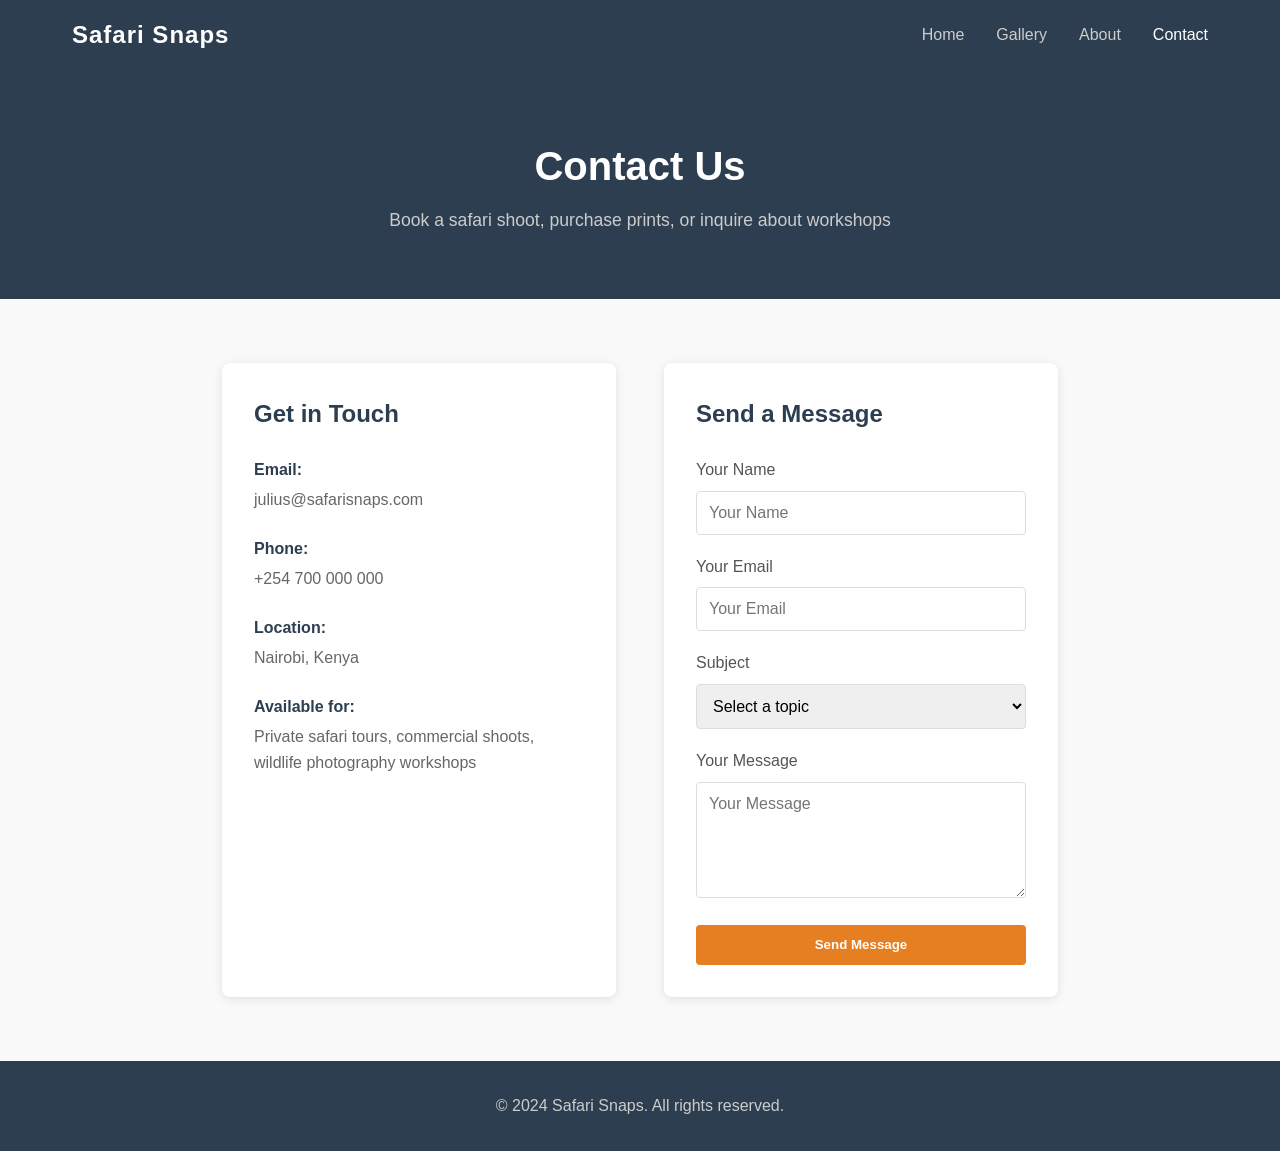
<file: contact.html>
<!DOCTYPE html>
<html lang="en">
<head>
    <meta charset="UTF-8">
    <meta name="viewport" content="width=device-width, initial-scale=1.0">
    <title>Contact - Safari Snaps</title>
    <link rel="stylesheet" href="style.css">
</head>
<body>
    <header>
        <nav class="navbar">
            <a href="index.html" class="logo">Safari Snaps</a>
            <ul class="nav-links">
                <li><a href="index.html">Home</a></li>
                <li><a href="photos.html">Gallery</a></li>
                <li><a href="about.html">About</a></li>
                <li><a href="contact.html" class="active">Contact</a></li>
            </ul>
        </nav>
    </header>

    <main>
        <section class="page-header">
            <h2>Contact Us</h2>
            <p>Book a safari shoot, purchase prints, or inquire about workshops</p>
        </section>

        <section class="contact-container">
            <div class="contact-info">
                <h3>Get in Touch</h3>
                <div class="info-item">
                    <strong>Email:</strong>
                    <span>julius@safarisnaps.com</span>
                </div>
                <div class="info-item">
                    <strong>Phone:</strong>
                    <span>+254 700 000 000</span>
                </div>
                <div class="info-item">
                    <strong>Location:</strong>
                    <span>Nairobi, Kenya</span>
                </div>
                <div class="info-item">
                    <strong>Available for:</strong>
                    <span>Private safari tours, commercial shoots, wildlife photography workshops</span>
                </div>
            </div>

            <form class="contact-form">
                <h3>Send a Message</h3>
                <div class="form-group">
                    <label for="name">Your Name</label>
                    <input type="text" id="name" name="name" placeholder="Your Name" required>
                </div>
                <div class="form-group">
                    <label for="email">Your Email</label>
                    <input type="email" id="email" name="email" placeholder="Your Email" required>
                </div>
                <div class="form-group">
                    <label for="subject">Subject</label>
                    <select id="subject" name="subject">
                        <option value="">Select a topic</option>
                        <option value="safari">Private Safari Booking</option>
                        <option value="prints">Print Purchase Inquiry</option>
                        <option value="workshop">Photography Workshop</option>
                        <option value="commercial">Commercial Project</option>
                        <option value="other">Other</option>
                    </select>
                </div>
                <div class="form-group">
                    <label for="message">Your Message</label>
                    <textarea id="message" name="message" placeholder="Your Message" rows="5" required></textarea>
                </div>
                <button type="submit" class="btn">Send Message</button>
            </form>
        </section>
    </main>

    <footer>
        <p>&copy; 2024 Safari Snaps. All rights reserved.</p>
    </footer>
</body>
</html>
</body>
</html>
</file>
<file: style.css>
/* Reset & Base Styles */
* {
    margin: 0;
    padding: 0;
    box-sizing: border-box;
}

body {
    font-family: 'Segoe UI', Tahoma, Geneva, Verdana, sans-serif;
    line-height: 1.6;
    color: #333;
    background: #f9f9f9;
}

/* Header & Navigation */
header {
    background-color: #2c3e50;
    position: sticky;
    top: 0;
    z-index: 100;
}

.navbar {
    max-width: 1200px;
    margin: 0 auto;
    padding: 1rem 2rem;
    display: flex;
    justify-content: space-between;
    align-items: center;
}

.logo {
    font-size: 1.5rem;
    font-weight: bold;
    color: #fff;
    text-decoration: none;
    letter-spacing: 1px;
}

.nav-links {
    list-style: none;
    display: flex;
    gap: 2rem;
}

.nav-links a {
    color: #ccc;
    text-decoration: none;
    font-weight: 500;
    transition: color 0.3s ease;
}

.nav-links a:hover,
.nav-links a.active {
    color: #fff;
}

/* Hero Section */
.hero {
    background: linear-gradient(rgba(0,0,0,0.5), rgba(0,0,0,0.5)),
                url('https://images.unsplash.com/photo-1506905925346-21bda4d32df4?w=1600') center/cover;
    height: 70vh;
    display: flex;
    align-items: center;
    justify-content: center;
    text-align: center;
    color: #fff;
}

.hero-content h2 {
    font-size: 3rem;
    margin-bottom: 1rem;
    text-shadow: 2px 2px 4px rgba(0,0,0,0.5);
}

.hero-content p {
    font-size: 1.3rem;
    margin-bottom: 2rem;
    max-width: 600px;
    margin-left: auto;
    margin-right: auto;
}

/* Buttons */
.btn {
    display: inline-block;
    padding: 0.8rem 2rem;
    background-color: #e67e22;
    color: #fff;
    text-decoration: none;
    border-radius: 4px;
    font-weight: 600;
    transition: background-color 0.3s ease;
    border: none;
    cursor: pointer;
}

.btn:hover {
    background-color: #d35400;
}

/* Intro Section */
.intro {
    max-width: 800px;
    margin: 4rem auto;
    padding: 0 2rem;
    text-align: center;
}

.intro h2 {
    font-size: 2rem;
    margin-bottom: 1rem;
    color: #2c3e50;
}

.intro p {
    font-size: 1.1rem;
    color: #666;
}

/* Highlights Section */
.highlights {
    background-color: #fff;
    padding: 4rem 2rem;
}

.highlights h2 {
    text-align: center;
    font-size: 2rem;
    margin-bottom: 3rem;
    color: #2c3e50;
}

.highlight-grid {
    max-width: 1200px;
    margin: 0 auto;
    display: grid;
    grid-template-columns: repeat(auto-fit, minmax(300px, 1fr));
    gap: 2rem;
}

.highlight-card {
    text-align: center;
}

.highlight-card img {
    width: 100%;
    height: 250px;
    object-fit: cover;
    border-radius: 8px;
    margin-bottom: 1rem;
}

.highlight-card h3 {
    color: #2c3e50;
    margin-bottom: 0.5rem;
}

.highlight-card p {
    color: #666;
}

/* Page Header */
.page-header {
    background-color: #2c3e50;
    padding: 4rem 2rem;
    text-align: center;
    color: #fff;
}

.page-header h2 {
    font-size: 2.5rem;
    margin-bottom: 0.5rem;
}

.page-header p {
    font-size: 1.1rem;
    color: #ccc;
}

/* Gallery */
.gallery {
    display: grid;
    grid-template-columns: repeat(auto-fit, minmax(300px, 1fr));
    gap: 1.5rem;
    padding: 3rem 2rem;
    max-width: 1200px;
    margin: 0 auto;
}

.photo-card {
    background-color: #fff;
    border-radius: 8px;
    overflow: hidden;
    box-shadow: 0 2px 10px rgba(0,0,0,0.1);
    transition: transform 0.3s ease, box-shadow 0.3s ease;
}

.photo-card:hover {
    transform: translateY(-5px);
    box-shadow: 0 5px 20px rgba(0,0,0,0.15);
}

.photo-card img {
    width: 100%;
    height: 250px;
    object-fit: cover;
    display: block;
}

.photo-info {
    padding: 1.2rem;
}

.photo-info h3 {
    font-size: 1.1rem;
    color: #2c3e50;
    margin-bottom: 0.5rem;
}

.photo-info p {
    color: #666;
    font-size: 0.9rem;
}

/* About Page */
.about-content {
    max-width: 900px;
    margin: 4rem auto;
    padding: 0 2rem;
    display: grid;
    grid-template-columns: 300px 1fr;
    gap: 3rem;
    align-items: start;
}

.about-image img {
    width: 100%;
    border-radius: 8px;
    box-shadow: 0 4px 15px rgba(0,0,0,0.1);
}

.about-text h3 {
    font-size: 2rem;
    color: #2c3e50;
    margin-bottom: 0.5rem;
}

.about-text .subtitle {
    color: #e67e22;
    font-weight: 600;
    margin-bottom: 1.5rem;
}

.about-text p {
    margin-bottom: 1rem;
    color: #555;
}

.about-stats {
    display: flex;
    gap: 2rem;
    margin: 2rem 0;
    padding: 1.5rem;
    background-color: #f8f9fa;
    border-radius: 8px;
}

.stat {
    text-align: center;
}

.stat-number {
    display: block;
    font-size: 2rem;
    font-weight: bold;
    color: #e67e22;
}

.stat-label {
    font-size: 0.85rem;
    color: #666;
}

.about-text h4 {
    color: #2c3e50;
    margin-top: 1.5rem;
    margin-bottom: 0.5rem;
}

/* Services Section */
.services {
    background-color: #fff;
    padding: 4rem 2rem;
}

.services h3 {
    text-align: center;
    font-size: 2rem;
    margin-bottom: 3rem;
    color: #2c3e50;
}

.services-grid {
    max-width: 1200px;
    margin: 0 auto;
    display: grid;
    grid-template-columns: repeat(auto-fit, minmax(250px, 1fr));
    gap: 2rem;
}

.service-card {
    background-color: #f8f9fa;
    padding: 2rem;
    border-radius: 8px;
    text-align: center;
    transition: transform 0.3s ease;
}

.service-card:hover {
    transform: translateY(-5px);
}

.service-card h4 {
    color: #2c3e50;
    margin-bottom: 1rem;
}

.service-card p {
    color: #666;
}

/* Contact Page */
.contact-container {
    max-width: 900px;
    margin: 4rem auto;
    padding: 0 2rem;
    display: grid;
    grid-template-columns: 1fr 1fr;
    gap: 3rem;
}

.contact-info {
    background-color: #fff;
    padding: 2rem;
    border-radius: 8px;
    box-shadow: 0 2px 10px rgba(0,0,0,0.1);
}

.contact-info h3 {
    font-size: 1.5rem;
    margin-bottom: 1.5rem;
    color: #2c3e50;
}

.info-item {
    margin-bottom: 1.5rem;
}

.info-item strong {
    display: block;
    color: #2c3e50;
    margin-bottom: 0.25rem;
}

.info-item span {
    color: #666;
}

.contact-form {
    background-color: #fff;
    padding: 2rem;
    border-radius: 8px;
    box-shadow: 0 2px 10px rgba(0,0,0,0.1);
}

.contact-form h3 {
    font-size: 1.5rem;
    margin-bottom: 1.5rem;
    color: #2c3e50;
}

.form-group {
    margin-bottom: 1.2rem;
}

.form-group label {
    display: block;
    margin-bottom: 0.5rem;
    color: #555;
    font-weight: 500;
}

.contact-form input,
.contact-form select,
.contact-form textarea {
    width: 100%;
    padding: 0.75rem;
    border: 1px solid #ddd;
    border-radius: 4px;
    font-family: inherit;
    font-size: 1rem;
}

.contact-form input:focus,
.contact-form select:focus,
.contact-form textarea:focus {
    outline: none;
    border-color: #e67e22;
}

.contact-form .btn {
    width: 100%;
}

/* Footer */
footer {
    background-color: #2c3e50;
    color: #ccc;
    text-align: center;
    padding: 2rem;
    margin-top: 4rem;
}

/* Responsive Design */
@media (max-width: 768px) {
    .navbar {
        flex-direction: column;
        gap: 1rem;
    }

    .nav-links {
        gap: 1rem;
    }

    .hero-content h2 {
        font-size: 2rem;
    }

    .hero-content p {
        font-size: 1rem;
    }

    .about-content {
        grid-template-columns: 1fr;
    }

    .about-image {
        max-width: 250px;
        margin: 0 auto;
    }

    .about-stats {
        flex-wrap: wrap;
        justify-content: center;
    }

    .contact-container {
        grid-template-columns: 1fr;
    }

    .gallery {
        grid-template-columns: 1fr;
    }
}

@media (max-width: 480px) {
    .hero {
        height: 50vh;
    }

    .hero-content h2 {
        font-size: 1.5rem;
    }

    .page-header h2 {
        font-size: 1.8rem;
    }

    .highlight-grid {
        grid-template-columns: 1fr;
    }
}
</file>
